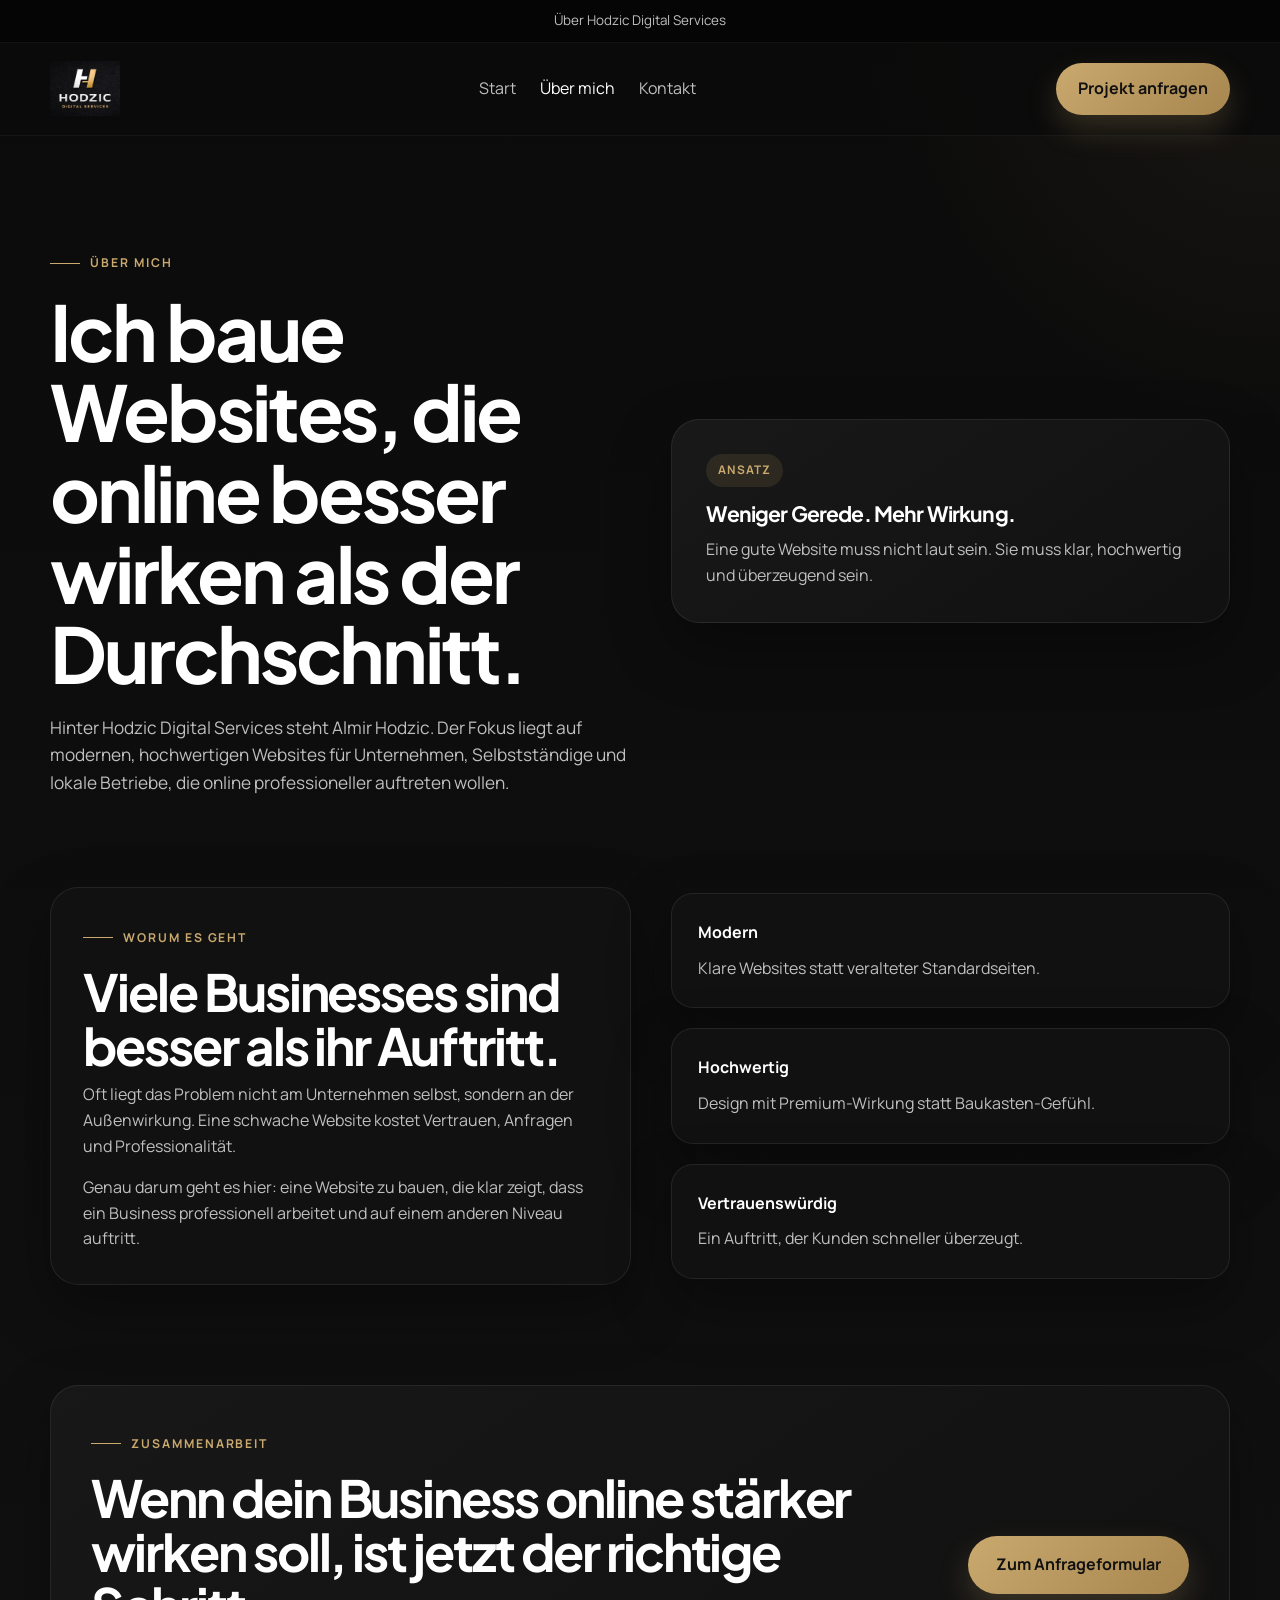
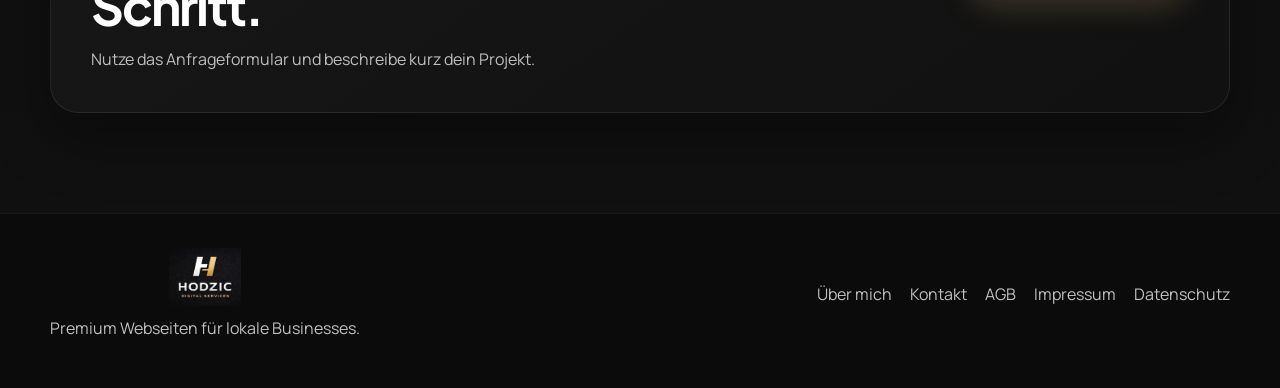
<file: about.html>
<!DOCTYPE html>
<html lang="de">
<head>
  <meta charset="UTF-8" />
  <meta name="viewport" content="width=device-width, initial-scale=1.0" />
  <title>Über mich – Hodzic Digital Services</title>
  <meta name="description" content="Über Hodzic Digital Services – Webdesign für lokale Businesses." />
  <link rel="preconnect" href="https://fonts.googleapis.com" />
  <link rel="preconnect" href="https://fonts.gstatic.com" crossorigin />
  <link
    href="https://fonts.googleapis.com/css2?family=Manrope:wght@400;500;600;700;800&family=Plus+Jakarta+Sans:wght@600;700;800&display=swap"
    rel="stylesheet"
  />
  <link rel="stylesheet" href="styles/style.css?v=final-agency-1" />
</head>
<body>
  <div class="top-strip">Über Hodzic Digital Services</div>

  <header class="site-header">
    <div class="container header-row">
      <a href="index.html" class="brand">
        <img src="images/logo.png" alt="Hodzic Digital Services Logo" class="brand-logo">
      </a>

      <nav class="main-nav">
        <a href="index.html">Start</a>
        <a href="about.html" class="is-active">Über mich</a>
        <a href="contact.html">Kontakt</a>
      </nav>

      <a href="contact.html" class="btn btn-gold">Projekt anfragen</a>
    </div>
  </header>

  <main>
    <section class="subpage-hero">
      <div class="container subpage-grid">
        <div>
          <span class="eyebrow">Über mich</span>
          <h1>Ich baue Websites, die online besser wirken als der Durchschnitt.</h1>
          <p class="hero-text">
            Hinter Hodzic Digital Services steht Almir Hodzic. Der Fokus liegt auf modernen,
            hochwertigen Websites für Unternehmen, Selbstständige und lokale Betriebe,
            die online professioneller auftreten wollen.
          </p>
        </div>

        <div class="subpage-panel">
          <span class="panel-badge">Ansatz</span>
          <h3>Weniger Gerede. Mehr Wirkung.</h3>
          <p>Eine gute Website muss nicht laut sein. Sie muss klar, hochwertig und überzeugend sein.</p>
        </div>
      </div>
    </section>

    <section class="content-section">
      <div class="container split-grid">
        <div class="text-card">
          <span class="eyebrow">Worum es geht</span>
          <h2>Viele Businesses sind besser als ihr Auftritt.</h2>
          <p>
            Oft liegt das Problem nicht am Unternehmen selbst, sondern an der Außenwirkung.
            Eine schwache Website kostet Vertrauen, Anfragen und Professionalität.
          </p>
          <p>
            Genau darum geht es hier: eine Website zu bauen, die klar zeigt,
            dass ein Business professionell arbeitet und auf einem anderen Niveau auftritt.
          </p>
        </div>

        <div class="stack-grid single">
          <div class="info-card">
            <strong>Modern</strong>
            <p>Klare Websites statt veralteter Standardseiten.</p>
          </div>
          <div class="info-card">
            <strong>Hochwertig</strong>
            <p>Design mit Premium-Wirkung statt Baukasten-Gefühl.</p>
          </div>
          <div class="info-card">
            <strong>Vertrauenswürdig</strong>
            <p>Ein Auftritt, der Kunden schneller überzeugt.</p>
          </div>
        </div>
      </div>
    </section>

    <section class="cta-section">
      <div class="container">
        <div class="cta-box">
          <div>
            <span class="eyebrow">Zusammenarbeit</span>
            <h2>Wenn dein Business online stärker wirken soll, ist jetzt der richtige Schritt.</h2>
            <p>Nutze das Anfrageformular und beschreibe kurz dein Projekt.</p>
          </div>

          <div class="cta-actions">
            <a href="contact.html" class="btn btn-gold btn-large">Zum Anfrageformular</a>
          </div>
        </div>
      </div>
    </section>
  </main>

  <footer class="site-footer">
    <div class="container footer-row">
      <div class="footer-brand-wrap">
        <img src="images/logo.png" alt="Hodzic Digital Services Logo" class="footer-logo">
        <p class="footer-copy">Premium Webseiten für lokale Businesses.</p>
      </div>

      <div class="footer-links">
        <a href="about.html">Über mich</a>
        <a href="contact.html">Kontakt</a>
        <a href="agb.html">AGB</a>
        <a href="impressum.html">Impressum</a>
        <a href="privacy.html">Datenschutz</a>
      </div>
    </div>
  </footer>
</body>
</html>
</file>
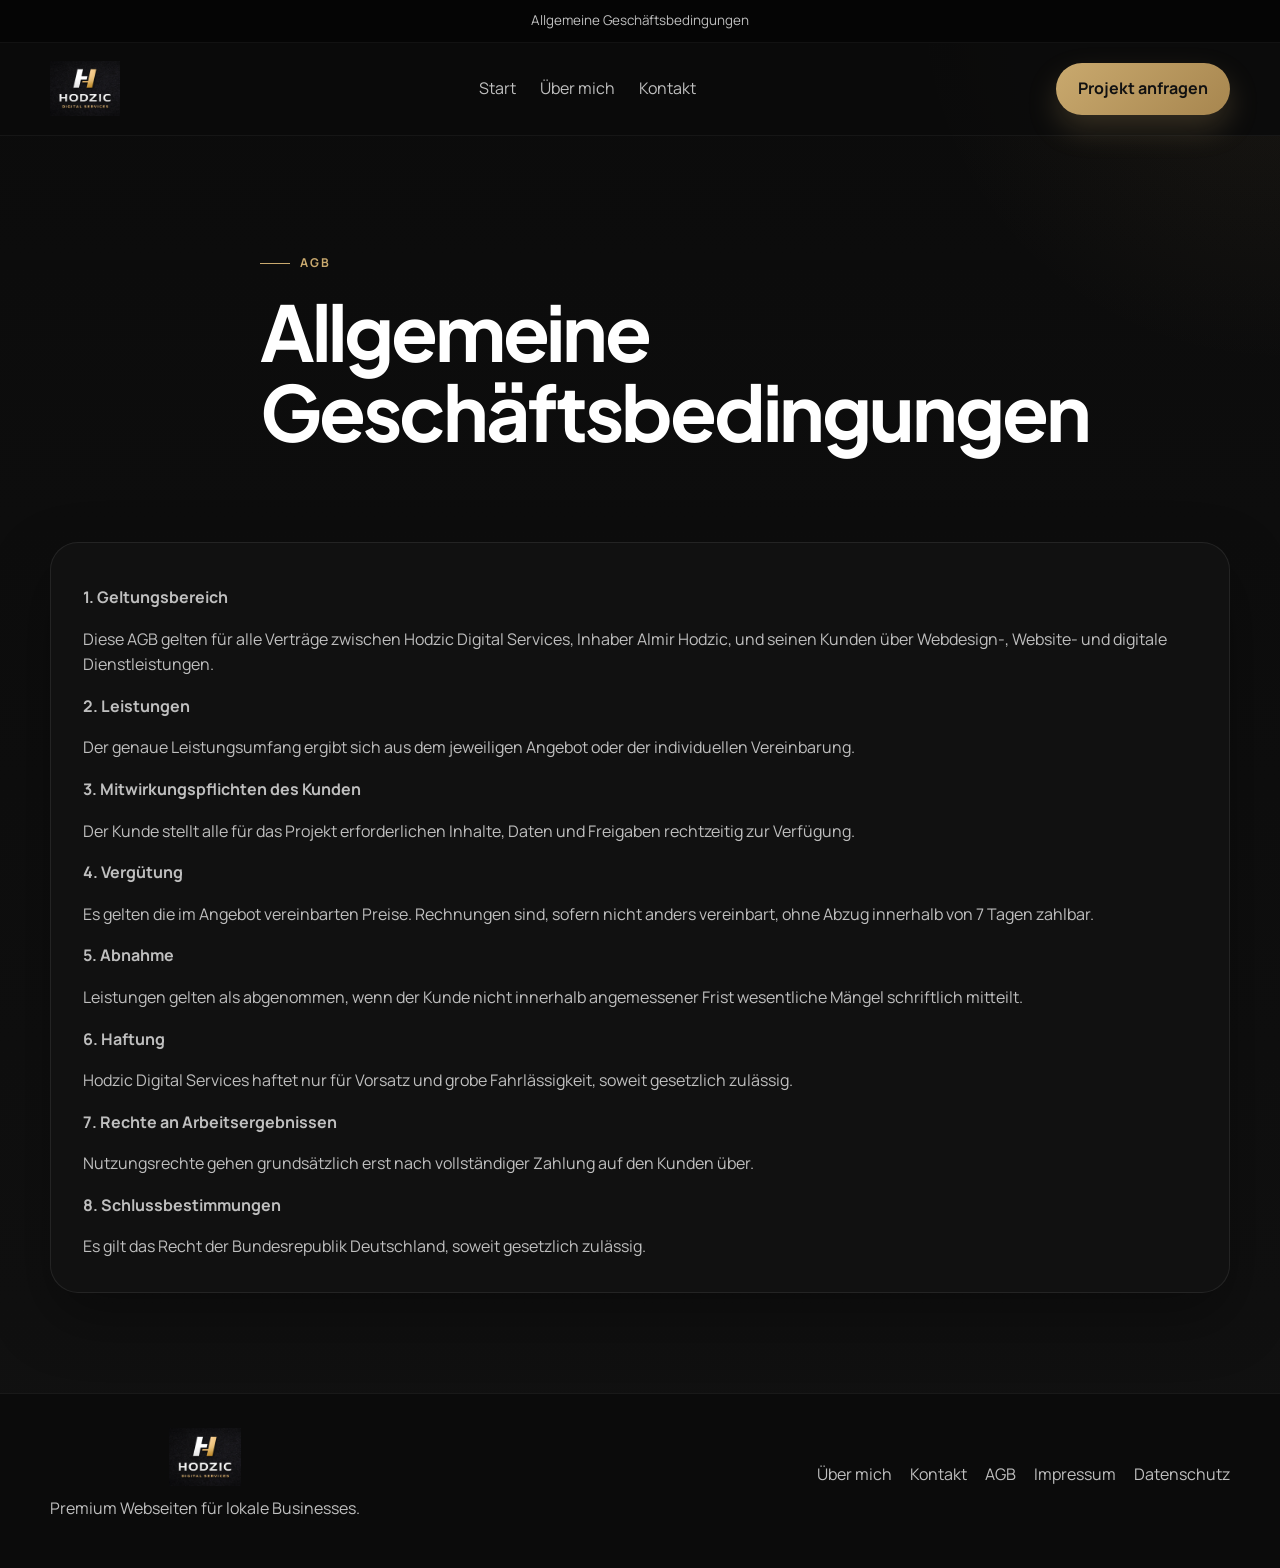
<file: agb.html>
<!DOCTYPE html>
<html lang="de">
<head>
  <meta charset="UTF-8" />
  <meta name="viewport" content="width=device-width, initial-scale=1.0" />
  <title>AGB – Hodzic Digital Services</title>
  <meta name="description" content="Allgemeine Geschäftsbedingungen von Hodzic Digital Services." />
  <link rel="preconnect" href="https://fonts.googleapis.com" />
  <link rel="preconnect" href="https://fonts.gstatic.com" crossorigin />
  <link
    href="https://fonts.googleapis.com/css2?family=Manrope:wght@400;500;600;700;800&family=Plus+Jakarta+Sans:wght@600;700;800&display=swap"
    rel="stylesheet"
  />
  <link rel="stylesheet" href="styles/style.css?v=final-agency-1" />
</head>
<body>
  <div class="top-strip">Allgemeine Geschäftsbedingungen</div>

  <header class="site-header">
    <div class="container header-row">
      <a href="index.html" class="brand">
        <img src="images/logo.png" alt="Hodzic Digital Services Logo" class="brand-logo">
      </a>

      <nav class="main-nav">
        <a href="index.html">Start</a>
        <a href="about.html">Über mich</a>
        <a href="contact.html">Kontakt</a>
      </nav>

      <a href="contact.html" class="btn btn-gold">Projekt anfragen</a>
    </div>
  </header>

  <main>
    <section class="legal-hero">
      <div class="container legal-wrap">
        <span class="eyebrow">AGB</span>
        <h1>Allgemeine Geschäftsbedingungen</h1>
      </div>
    </section>

    <section class="content-section">
      <div class="container">
        <div class="legal-card">
          <p><strong>1. Geltungsbereich</strong></p>
          <p>
            Diese AGB gelten für alle Verträge zwischen Hodzic Digital Services, Inhaber Almir Hodzic,
            und seinen Kunden über Webdesign-, Website- und digitale Dienstleistungen.
          </p>

          <p><strong>2. Leistungen</strong></p>
          <p>
            Der genaue Leistungsumfang ergibt sich aus dem jeweiligen Angebot oder der individuellen Vereinbarung.
          </p>

          <p><strong>3. Mitwirkungspflichten des Kunden</strong></p>
          <p>
            Der Kunde stellt alle für das Projekt erforderlichen Inhalte, Daten und Freigaben rechtzeitig zur Verfügung.
          </p>

          <p><strong>4. Vergütung</strong></p>
          <p>
            Es gelten die im Angebot vereinbarten Preise. Rechnungen sind, sofern nicht anders vereinbart,
            ohne Abzug innerhalb von 7 Tagen zahlbar.
          </p>

          <p><strong>5. Abnahme</strong></p>
          <p>
            Leistungen gelten als abgenommen, wenn der Kunde nicht innerhalb angemessener Frist
            wesentliche Mängel schriftlich mitteilt.
          </p>

          <p><strong>6. Haftung</strong></p>
          <p>
            Hodzic Digital Services haftet nur für Vorsatz und grobe Fahrlässigkeit,
            soweit gesetzlich zulässig.
          </p>

          <p><strong>7. Rechte an Arbeitsergebnissen</strong></p>
          <p>
            Nutzungsrechte gehen grundsätzlich erst nach vollständiger Zahlung auf den Kunden über.
          </p>

          <p><strong>8. Schlussbestimmungen</strong></p>
          <p>
            Es gilt das Recht der Bundesrepublik Deutschland, soweit gesetzlich zulässig.
          </p>
        </div>
      </div>
    </section>
  </main>

  <footer class="site-footer">
    <div class="container footer-row">
      <div class="footer-brand-wrap">
        <img src="images/logo.png" alt="Hodzic Digital Services Logo" class="footer-logo">
        <p class="footer-copy">Premium Webseiten für lokale Businesses.</p>
      </div>

      <div class="footer-links">
        <a href="about.html">Über mich</a>
        <a href="contact.html">Kontakt</a>
        <a href="agb.html">AGB</a>
        <a href="impressum.html">Impressum</a>
        <a href="privacy.html">Datenschutz</a>
      </div>
    </div>
  </footer>
</body>
</html>
</file>
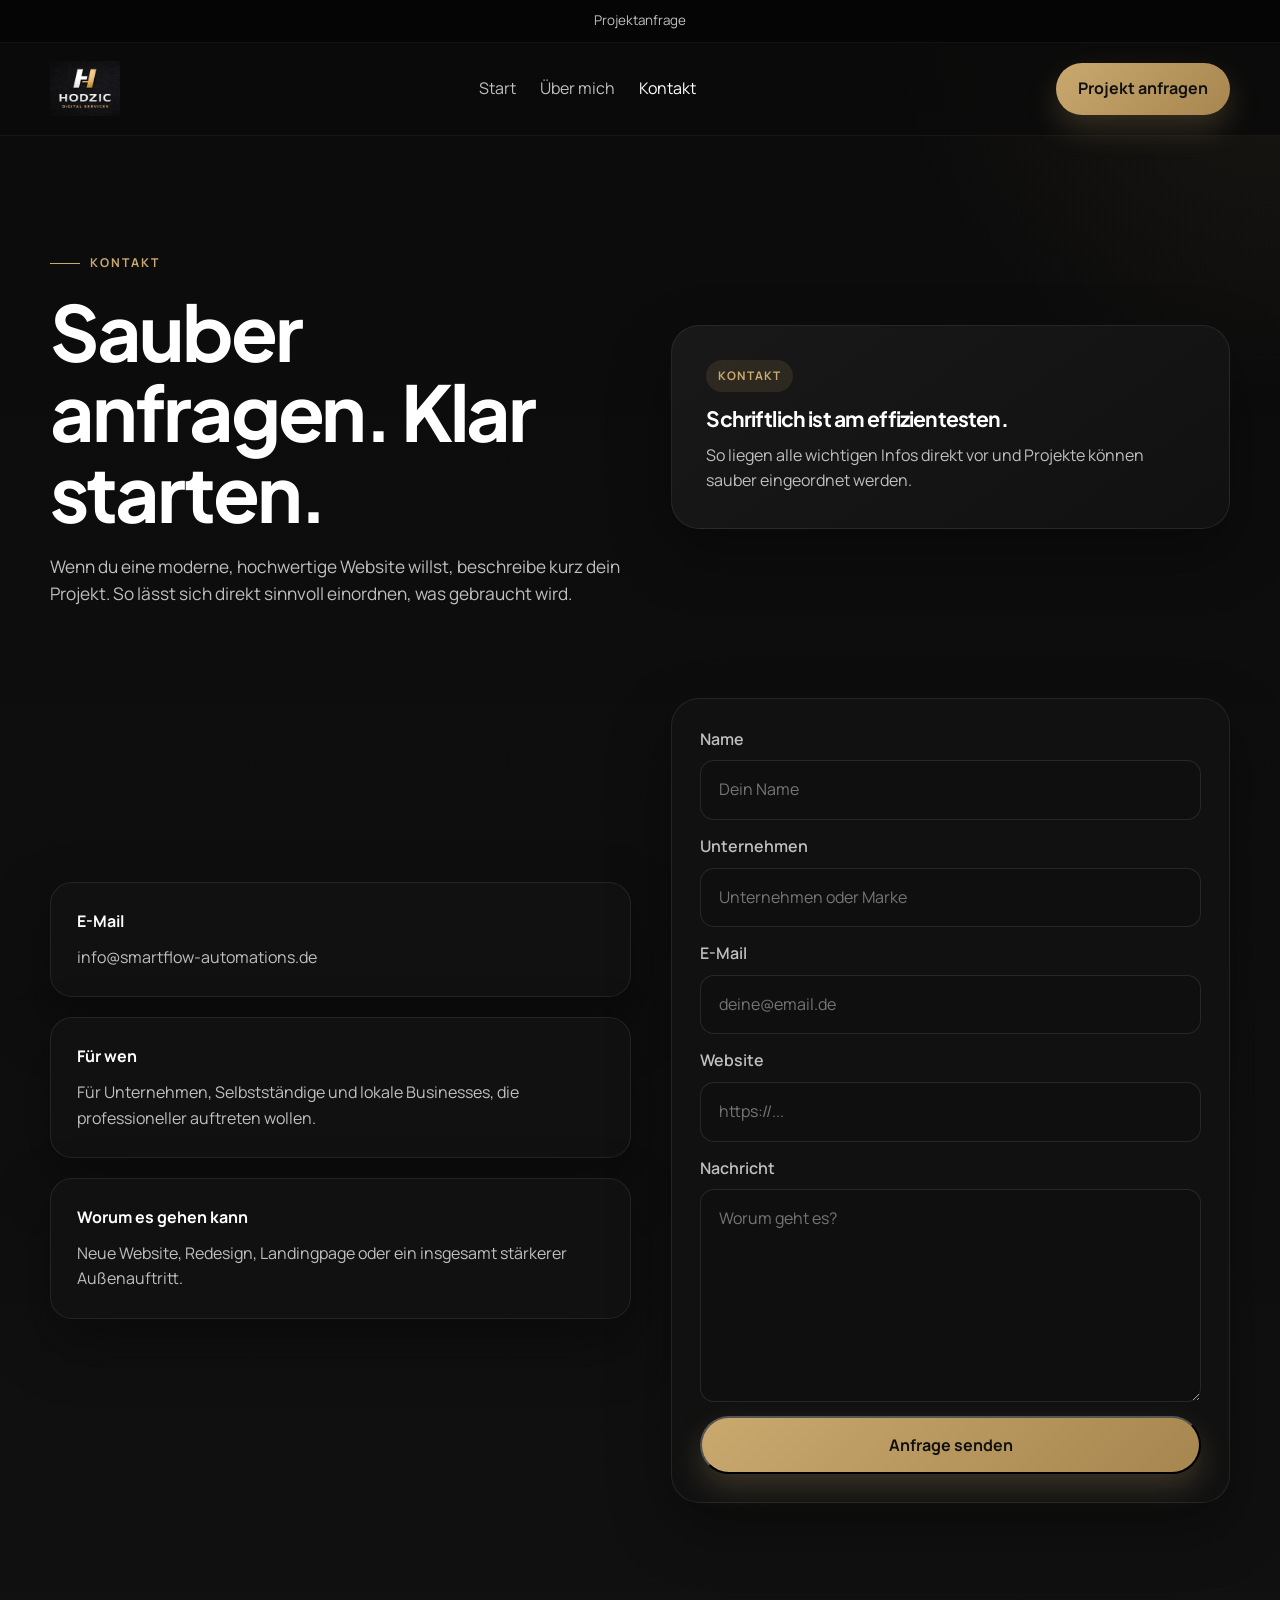
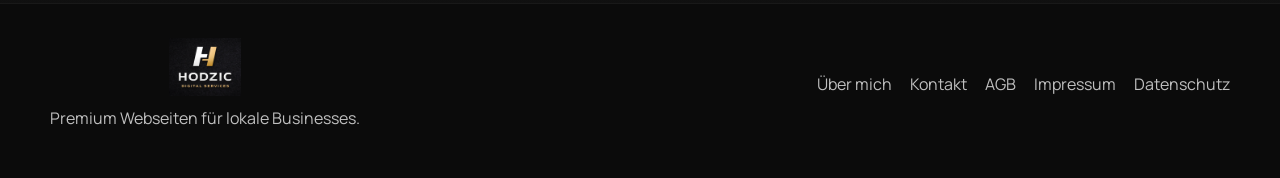
<file: contact.html>
<!DOCTYPE html>
<html lang="de">
<head>
  <meta charset="UTF-8" />
  <meta name="viewport" content="width=device-width, initial-scale=1.0" />
  <title>Kontakt – Hodzic Digital Services</title>
  <meta name="description" content="Kontakt zu Hodzic Digital Services." />
  <link rel="preconnect" href="https://fonts.googleapis.com" />
  <link rel="preconnect" href="https://fonts.gstatic.com" crossorigin />
  <link
    href="https://fonts.googleapis.com/css2?family=Manrope:wght@400;500;600;700;800&family=Plus+Jakarta+Sans:wght@600;700;800&display=swap"
    rel="stylesheet"
  />
  <link rel="stylesheet" href="styles/style.css?v=final-agency-1" />
</head>
<body>
  <div class="top-strip">Projektanfrage</div>

  <header class="site-header">
    <div class="container header-row">
      <a href="index.html" class="brand">
        <img src="images/logo.png" alt="Hodzic Digital Services Logo" class="brand-logo">
      </a>

      <nav class="main-nav">
        <a href="index.html">Start</a>
        <a href="about.html">Über mich</a>
        <a href="contact.html" class="is-active">Kontakt</a>
      </nav>

      <a href="contact.html" class="btn btn-gold">Projekt anfragen</a>
    </div>
  </header>

  <main>
    <section class="subpage-hero">
      <div class="container subpage-grid">
        <div>
          <span class="eyebrow">Kontakt</span>
          <h1>Sauber anfragen. Klar starten.</h1>
          <p class="hero-text">
            Wenn du eine moderne, hochwertige Website willst, beschreibe kurz dein Projekt.
            So lässt sich direkt sinnvoll einordnen, was gebraucht wird.
          </p>
        </div>

        <div class="subpage-panel">
          <span class="panel-badge">Kontakt</span>
          <h3>Schriftlich ist am effizientesten.</h3>
          <p>So liegen alle wichtigen Infos direkt vor und Projekte können sauber eingeordnet werden.</p>
        </div>
      </div>
    </section>

    <section class="content-section">
      <div class="container split-grid">
        <div class="stack-grid single">
          <div class="info-card">
            <strong>E-Mail</strong>
            <p><a href="mailto:info@smartflow-automations.de">info@smartflow-automations.de</a></p>
          </div>
          <div class="info-card">
            <strong>Für wen</strong>
            <p>Für Unternehmen, Selbstständige und lokale Businesses, die professioneller auftreten wollen.</p>
          </div>
          <div class="info-card">
            <strong>Worum es gehen kann</strong>
            <p>Neue Website, Redesign, Landingpage oder ein insgesamt stärkerer Außenauftritt.</p>
          </div>
        </div>

        <form
          class="contact-form-card"
          name="projektanfrage"
          method="POST"
          data-netlify="true"
          action="/thank-you.html"
        >
          <input type="hidden" name="form-name" value="projektanfrage">

          <label>
            <span>Name</span>
            <input type="text" name="name" placeholder="Dein Name" required>
          </label>

          <label>
            <span>Unternehmen</span>
            <input type="text" name="company" placeholder="Unternehmen oder Marke">
          </label>

          <label>
            <span>E-Mail</span>
            <input type="email" name="email" placeholder="deine@email.de" required>
          </label>

          <label>
            <span>Website</span>
            <input type="text" name="website" placeholder="https://...">
          </label>

          <label>
            <span>Nachricht</span>
            <textarea name="message" rows="7" placeholder="Worum geht es?" required></textarea>
          </label>

          <button type="submit" class="btn btn-gold btn-large btn-full">Anfrage senden</button>
        </form>
      </div>
    </section>
  </main>

  <footer class="site-footer">
    <div class="container footer-row">
      <div class="footer-brand-wrap">
        <img src="images/logo.png" alt="Hodzic Digital Services Logo" class="footer-logo">
        <p class="footer-copy">Premium Webseiten für lokale Businesses.</p>
      </div>

      <div class="footer-links">
        <a href="about.html">Über mich</a>
        <a href="contact.html">Kontakt</a>
        <a href="agb.html">AGB</a>
        <a href="impressum.html">Impressum</a>
        <a href="privacy.html">Datenschutz</a>
      </div>
    </div>
  </footer>
</body>
</html>
</file>
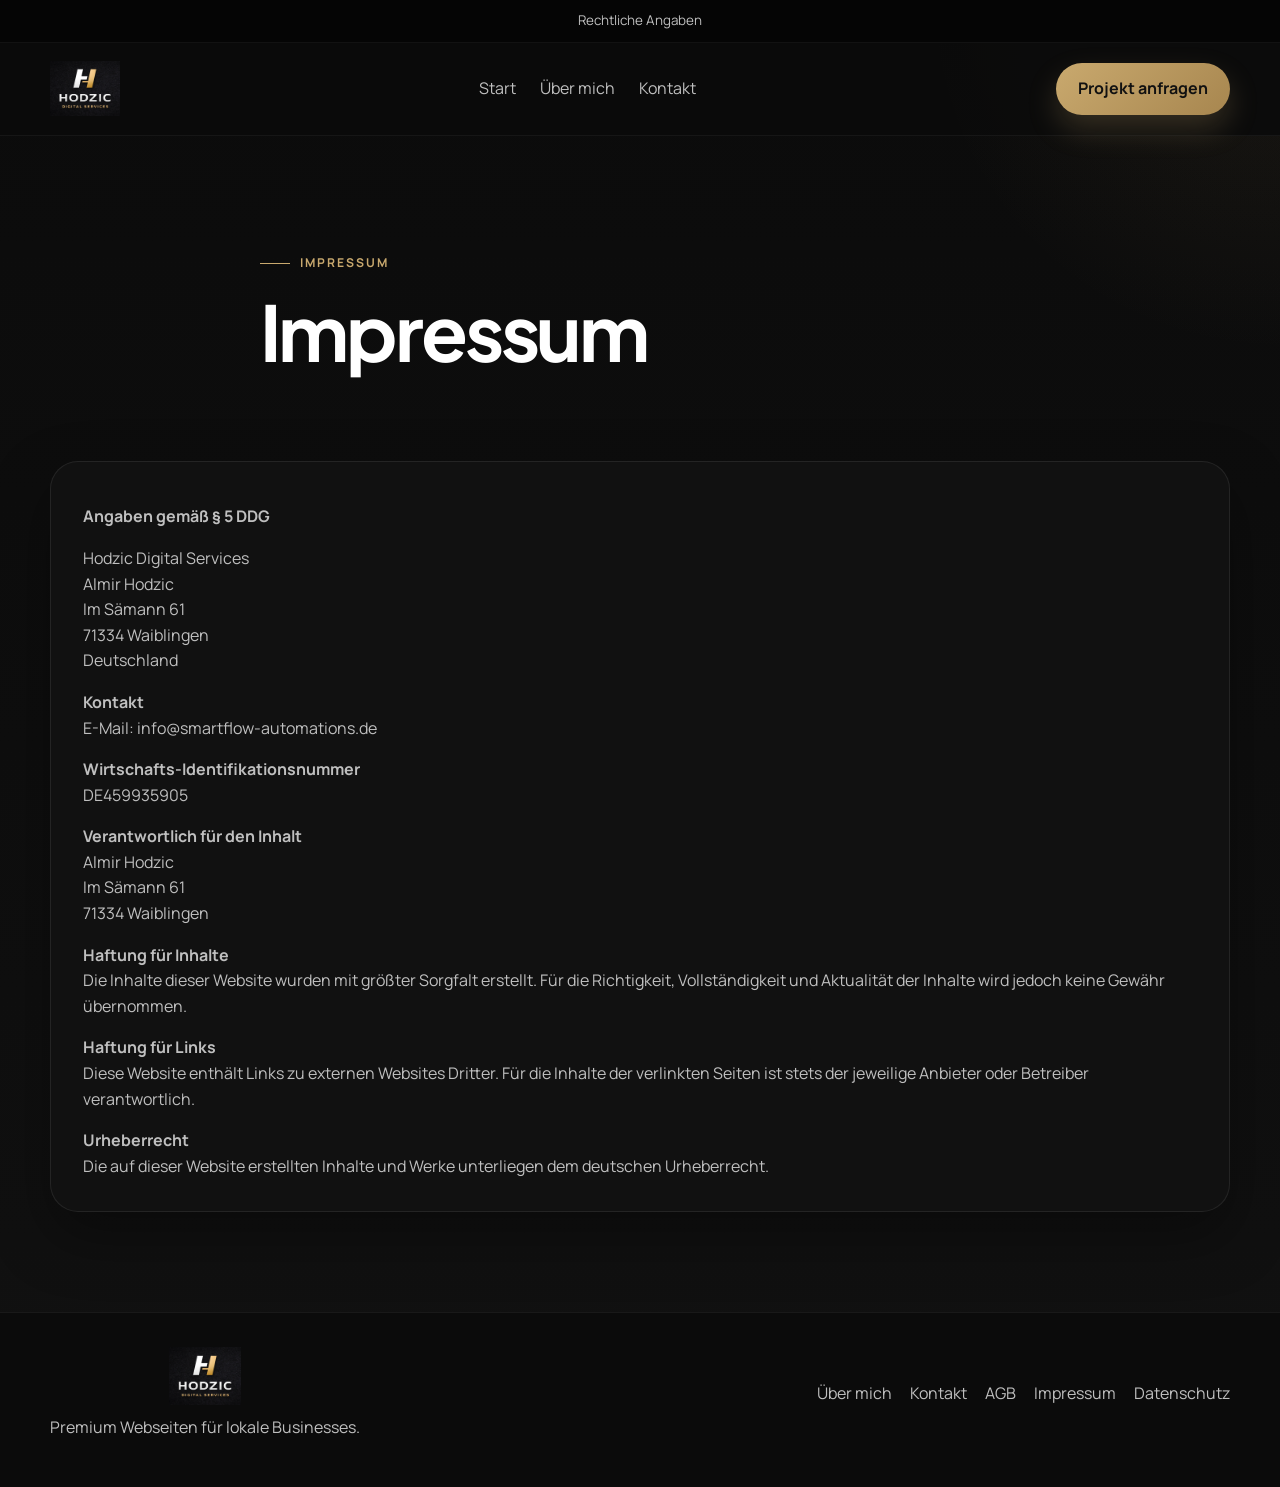
<file: impressum.html>
<!DOCTYPE html>
<html lang="de">
<head>
  <meta charset="UTF-8" />
  <meta name="viewport" content="width=device-width, initial-scale=1.0" />
  <title>Impressum – Hodzic Digital Services</title>
  <meta name="description" content="Impressum von Hodzic Digital Services." />
  <link rel="preconnect" href="https://fonts.googleapis.com" />
  <link rel="preconnect" href="https://fonts.gstatic.com" crossorigin />
  <link
    href="https://fonts.googleapis.com/css2?family=Manrope:wght@400;500;600;700;800&family=Plus+Jakarta+Sans:wght@600;700;800&display=swap"
    rel="stylesheet"
  />
  <link rel="stylesheet" href="styles/style.css?v=final-agency-1" />
</head>
<body>
  <div class="top-strip">Rechtliche Angaben</div>

  <header class="site-header">
    <div class="container header-row">
      <a href="index.html" class="brand">
        <img src="images/logo.png" alt="Hodzic Digital Services Logo" class="brand-logo">
      </a>

      <nav class="main-nav">
        <a href="index.html">Start</a>
        <a href="about.html">Über mich</a>
        <a href="contact.html">Kontakt</a>
      </nav>

      <a href="contact.html" class="btn btn-gold">Projekt anfragen</a>
    </div>
  </header>

  <main>
    <section class="legal-hero">
      <div class="container legal-wrap">
        <span class="eyebrow">Impressum</span>
        <h1>Impressum</h1>
      </div>
    </section>

    <section class="content-section">
      <div class="container">
        <div class="legal-card">
          <p><strong>Angaben gemäß § 5 DDG</strong></p>

          <p>
            Hodzic Digital Services<br>
            Almir Hodzic<br>
            Im Sämann 61<br>
            71334 Waiblingen<br>
            Deutschland
          </p>

          <p>
            <strong>Kontakt</strong><br>
            E-Mail: <a href="mailto:info@smartflow-automations.de">info@smartflow-automations.de</a>
          </p>

          <p>
            <strong>Wirtschafts-Identifikationsnummer</strong><br>
            DE459935905
          </p>

          <p>
            <strong>Verantwortlich für den Inhalt</strong><br>
            Almir Hodzic<br>
            Im Sämann 61<br>
            71334 Waiblingen
          </p>

          <p>
            <strong>Haftung für Inhalte</strong><br>
            Die Inhalte dieser Website wurden mit größter Sorgfalt erstellt. Für die Richtigkeit,
            Vollständigkeit und Aktualität der Inhalte wird jedoch keine Gewähr übernommen.
          </p>

          <p>
            <strong>Haftung für Links</strong><br>
            Diese Website enthält Links zu externen Websites Dritter. Für die Inhalte der verlinkten Seiten
            ist stets der jeweilige Anbieter oder Betreiber verantwortlich.
          </p>

          <p>
            <strong>Urheberrecht</strong><br>
            Die auf dieser Website erstellten Inhalte und Werke unterliegen dem deutschen Urheberrecht.
          </p>
        </div>
      </div>
    </section>
  </main>

  <footer class="site-footer">
    <div class="container footer-row">
      <div class="footer-brand-wrap">
        <img src="images/logo.png" alt="Hodzic Digital Services Logo" class="footer-logo">
        <p class="footer-copy">Premium Webseiten für lokale Businesses.</p>
      </div>

      <div class="footer-links">
        <a href="about.html">Über mich</a>
        <a href="contact.html">Kontakt</a>
        <a href="agb.html">AGB</a>
        <a href="impressum.html">Impressum</a>
        <a href="privacy.html">Datenschutz</a>
      </div>
    </div>
  </footer>
</body>
</html>
</file>
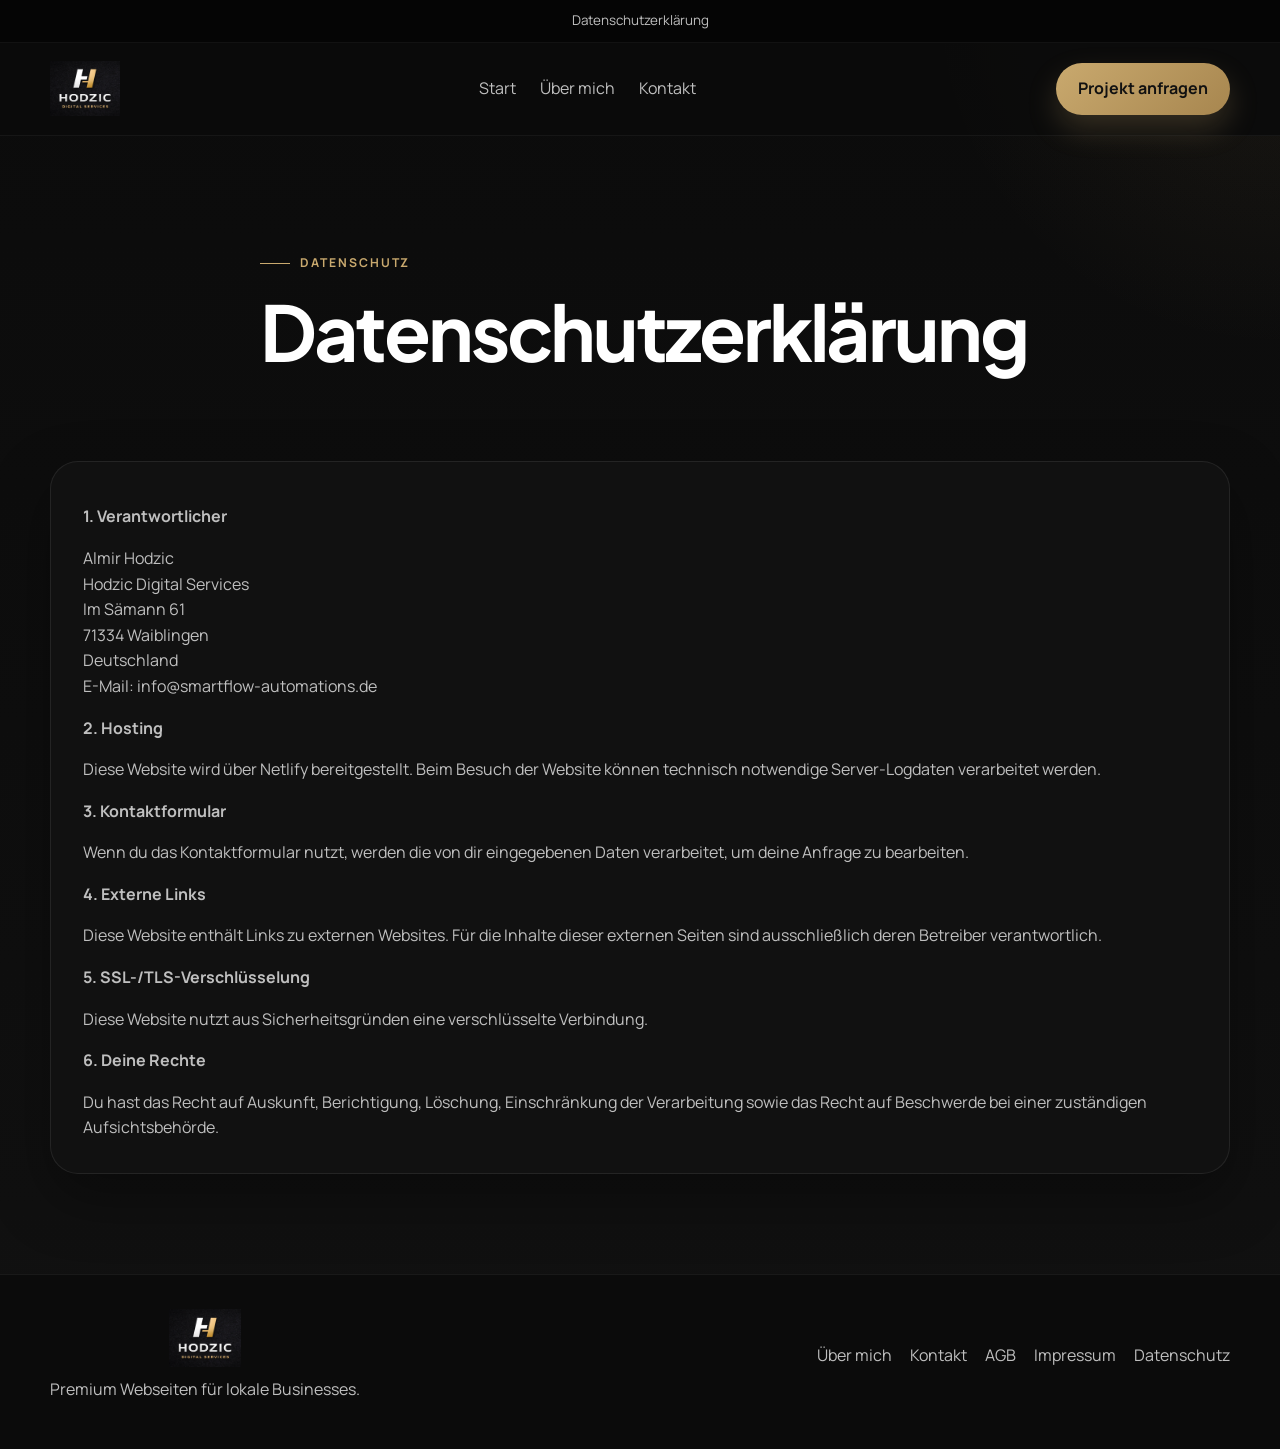
<file: privacy.html>
<!DOCTYPE html>
<html lang="de">
<head>
  <meta charset="UTF-8" />
  <meta name="viewport" content="width=device-width, initial-scale=1.0" />
  <title>Datenschutz – Hodzic Digital Services</title>
  <meta name="description" content="Datenschutzerklärung von Hodzic Digital Services." />
  <link rel="preconnect" href="https://fonts.googleapis.com" />
  <link rel="preconnect" href="https://fonts.gstatic.com" crossorigin />
  <link
    href="https://fonts.googleapis.com/css2?family=Manrope:wght@400;500;600;700;800&family=Plus+Jakarta+Sans:wght@600;700;800&display=swap"
    rel="stylesheet"
  />
  <link rel="stylesheet" href="styles/style.css?v=final-agency-1" />
</head>
<body>
  <div class="top-strip">Datenschutzerklärung</div>

  <header class="site-header">
    <div class="container header-row">
      <a href="index.html" class="brand">
        <img src="images/logo.png" alt="Hodzic Digital Services Logo" class="brand-logo">
      </a>

      <nav class="main-nav">
        <a href="index.html">Start</a>
        <a href="about.html">Über mich</a>
        <a href="contact.html">Kontakt</a>
      </nav>

      <a href="contact.html" class="btn btn-gold">Projekt anfragen</a>
    </div>
  </header>

  <main>
    <section class="legal-hero">
      <div class="container legal-wrap">
        <span class="eyebrow">Datenschutz</span>
        <h1>Datenschutzerklärung</h1>
      </div>
    </section>

    <section class="content-section">
      <div class="container">
        <div class="legal-card">
          <p><strong>1. Verantwortlicher</strong></p>
          <p>
            Almir Hodzic<br>
            Hodzic Digital Services<br>
            Im Sämann 61<br>
            71334 Waiblingen<br>
            Deutschland<br>
            E-Mail: <a href="mailto:info@smartflow-automations.de">info@smartflow-automations.de</a>
          </p>

          <p><strong>2. Hosting</strong></p>
          <p>
            Diese Website wird über Netlify bereitgestellt. Beim Besuch der Website können technisch notwendige
            Server-Logdaten verarbeitet werden.
          </p>

          <p><strong>3. Kontaktformular</strong></p>
          <p>
            Wenn du das Kontaktformular nutzt, werden die von dir eingegebenen Daten verarbeitet,
            um deine Anfrage zu bearbeiten.
          </p>

          <p><strong>4. Externe Links</strong></p>
          <p>
            Diese Website enthält Links zu externen Websites. Für die Inhalte dieser externen Seiten
            sind ausschließlich deren Betreiber verantwortlich.
          </p>

          <p><strong>5. SSL-/TLS-Verschlüsselung</strong></p>
          <p>
            Diese Website nutzt aus Sicherheitsgründen eine verschlüsselte Verbindung.
          </p>

          <p><strong>6. Deine Rechte</strong></p>
          <p>
            Du hast das Recht auf Auskunft, Berichtigung, Löschung, Einschränkung der Verarbeitung
            sowie das Recht auf Beschwerde bei einer zuständigen Aufsichtsbehörde.
          </p>
        </div>
      </div>
    </section>
  </main>

  <footer class="site-footer">
    <div class="container footer-row">
      <div class="footer-brand-wrap">
        <img src="images/logo.png" alt="Hodzic Digital Services Logo" class="footer-logo">
        <p class="footer-copy">Premium Webseiten für lokale Businesses.</p>
      </div>

      <div class="footer-links">
        <a href="about.html">Über mich</a>
        <a href="contact.html">Kontakt</a>
        <a href="agb.html">AGB</a>
        <a href="impressum.html">Impressum</a>
        <a href="privacy.html">Datenschutz</a>
      </div>
    </div>
  </footer>
</body>
</html>
</file>
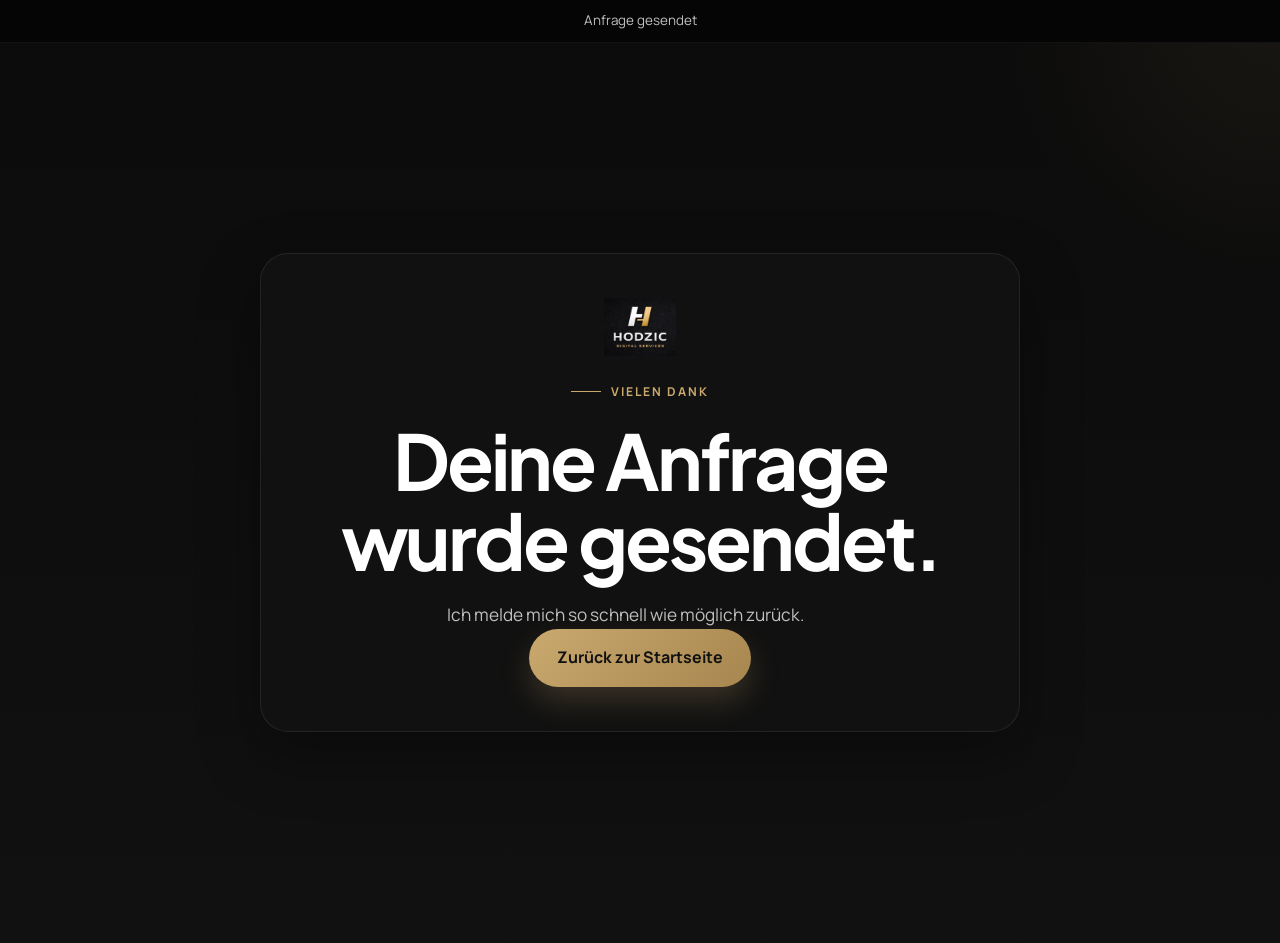
<file: thank-you.html>
<!DOCTYPE html>
<html lang="de">
<head>
  <meta charset="UTF-8" />
  <meta name="viewport" content="width=device-width, initial-scale=1.0" />
  <title>Danke – Hodzic Digital Services</title>
  <meta name="description" content="Vielen Dank für deine Anfrage." />
  <link rel="preconnect" href="https://fonts.googleapis.com" />
  <link rel="preconnect" href="https://fonts.gstatic.com" crossorigin />
  <link
    href="https://fonts.googleapis.com/css2?family=Manrope:wght@400;500;600;700;800&family=Plus+Jakarta+Sans:wght@600;700;800&display=swap"
    rel="stylesheet"
  />
  <link rel="stylesheet" href="styles/style.css?v=final-agency-1" />
</head>
<body>
  <div class="top-strip">Anfrage gesendet</div>

  <main class="thankyou-page">
    <div class="container">
      <div class="thankyou-box">
        <img src="images/logo.png" alt="Hodzic Digital Services Logo" class="footer-logo">
        <span class="eyebrow">Vielen Dank</span>
        <h1>Deine Anfrage wurde gesendet.</h1>
        <p class="hero-text">Ich melde mich so schnell wie möglich zurück.</p>
        <a href="index.html" class="btn btn-gold btn-large">Zurück zur Startseite</a>
      </div>
    </div>
  </main>
</body>
</html>
</file>
<file: styles/style.css>
:root {
  --bg: #0b0b0b;
  --surface: #111111;
  --surface-2: #171717;
  --line: rgba(255, 255, 255, 0.08);
  --text: #ffffff;
  --text-soft: #bfbfbf;
  --accent: #c9a96e;
  --accent-dark: #a7864f;
  --shadow: 0 24px 60px rgba(0, 0, 0, 0.35);
  --radius-xl: 28px;
  --radius-lg: 22px;
  --radius-md: 16px;
  --container: 1180px;
  --transition: 220ms ease;
}

* {
  margin: 0;
  padding: 0;
  box-sizing: border-box;
}

html {
  scroll-behavior: smooth;
}

body {
  font-family: "Manrope", sans-serif;
  background:
    radial-gradient(circle at top right, rgba(201, 169, 110, 0.08), transparent 18%),
    linear-gradient(180deg, #0b0b0b 0%, #111111 100%);
  color: var(--text);
  line-height: 1.6;
}

a {
  color: inherit;
  text-decoration: none;
}

button,
input,
textarea {
  font: inherit;
}

.container {
  width: min(calc(100% - 32px), var(--container));
  margin-inline: auto;
}

.top-strip {
  text-align: center;
  padding: 10px 16px;
  background: #050505;
  color: var(--text-soft);
  font-size: 0.84rem;
  border-bottom: 1px solid rgba(255, 255, 255, 0.05);
}

.site-header {
  background: rgba(11, 11, 11, 0.96);
  border-bottom: 1px solid rgba(255, 255, 255, 0.05);
}

.header-row {
  min-height: 92px;
  display: flex;
  align-items: center;
  justify-content: space-between;
  gap: 24px;
}

.brand {
  display: inline-flex;
  align-items: center;
}

.brand-logo {
  display: block;
  height: 56px;
  width: auto;
  object-fit: contain;
}

.main-nav {
  display: flex;
  align-items: center;
  gap: 24px;
}

.main-nav a {
  color: var(--text-soft);
  transition: color var(--transition);
}

.main-nav a:hover,
.main-nav .is-active {
  color: var(--text);
}

.btn {
  display: inline-flex;
  align-items: center;
  justify-content: center;
  min-height: 52px;
  padding: 0 22px;
  border-radius: 999px;
  font-weight: 700;
  transition:
    transform var(--transition),
    background var(--transition),
    border-color var(--transition),
    color var(--transition),
    box-shadow var(--transition);
}

.btn:hover {
  transform: translateY(-2px);
}

.btn-large {
  min-height: 58px;
  padding: 0 28px;
}

.btn-full {
  width: 100%;
}

.btn-gold {
  background: linear-gradient(135deg, var(--accent), var(--accent-dark));
  color: #111111;
  box-shadow: 0 14px 30px rgba(201, 169, 110, 0.22);
}

.btn-outline {
  border: 1px solid rgba(255, 255, 255, 0.14);
  color: var(--text);
  background: transparent;
}

.eyebrow {
  display: inline-flex;
  align-items: center;
  gap: 10px;
  color: var(--accent);
  text-transform: uppercase;
  letter-spacing: 0.16em;
  font-size: 0.76rem;
  font-weight: 700;
  margin-bottom: 18px;
}

.eyebrow::before {
  content: "";
  width: 30px;
  height: 1px;
  background: currentColor;
}

h1,
h2,
h3 {
  line-height: 1.05;
  letter-spacing: -0.04em;
  font-family: "Plus Jakarta Sans", sans-serif;
}

h1 {
  font-size: clamp(3rem, 6vw, 5.8rem);
  max-width: 900px;
}

h2 {
  font-size: clamp(2rem, 4vw, 3.4rem);
  max-width: 850px;
}

h3 {
  font-size: 1.32rem;
}

.hero-section,
.subpage-hero,
.legal-hero {
  padding: 110px 0 90px;
}

.hero-grid,
.subpage-grid,
.split-grid {
  display: grid;
  grid-template-columns: 1.02fr 0.98fr;
  gap: 40px;
  align-items: center;
}

.hero-text {
  margin-top: 20px;
  font-size: 1.08rem;
  max-width: 640px;
  color: var(--text-soft);
}

.hero-actions,
.cta-actions {
  display: flex;
  gap: 14px;
  flex-wrap: wrap;
  margin-top: 32px;
}

.hero-trust {
  display: flex;
  gap: 12px;
  flex-wrap: wrap;
  margin-top: 28px;
}

.trust-pill {
  padding: 10px 14px;
  border-radius: 999px;
  background: rgba(201, 169, 110, 0.08);
  border: 1px solid rgba(201, 169, 110, 0.18);
  color: var(--accent);
  font-size: 0.86rem;
  font-weight: 700;
}

.hero-visual-panel,
.subpage-panel,
.text-card,
.info-card,
.legal-card,
.contact-form-card,
.service-card,
.cta-box,
.statement-box {
  background: var(--surface);
  border: 1px solid var(--line);
  box-shadow: var(--shadow);
}

.hero-visual-panel,
.subpage-panel {
  border-radius: var(--radius-xl);
  padding: 34px;
  background:
    linear-gradient(145deg, rgba(25,25,25,0.98), rgba(17,17,17,0.98));
}

.panel-badge {
  display: inline-flex;
  padding: 7px 12px;
  border-radius: 999px;
  background: rgba(201, 169, 110, 0.12);
  color: var(--accent);
  font-size: 0.74rem;
  font-weight: 700;
  text-transform: uppercase;
  letter-spacing: 0.08em;
}

.hero-visual-panel h3,
.subpage-panel h3 {
  margin: 16px 0 12px;
}

.hero-visual-panel p,
.subpage-panel p {
  color: var(--text-soft);
}

.hero-mini-grid {
  display: grid;
  grid-template-columns: repeat(2, 1fr);
  gap: 14px;
  margin-top: 26px;
}

.mini-card {
  padding: 18px;
  border-radius: 18px;
  background: rgba(255, 255, 255, 0.03);
  border: 1px solid rgba(255, 255, 255, 0.06);
}

.mini-card strong {
  display: block;
  margin-bottom: 6px;
}

.mini-card span {
  color: var(--text-soft);
  font-size: 0.94rem;
}

.projects-section,
.services-section,
.content-section,
.statement-section,
.cta-section {
  padding: 0 0 100px;
}

.section-head {
  margin-bottom: 34px;
}

.section-head p {
  color: var(--text-soft);
  margin-top: 10px;
}

.project-grid,
.service-grid,
.stack-grid {
  display: grid;
  gap: 20px;
}

.project-grid {
  grid-template-columns: repeat(3, 1fr);
}

.service-grid {
  grid-template-columns: repeat(3, 1fr);
}

.stack-grid.single {
  grid-template-columns: 1fr;
}

.project-card {
  background: var(--surface);
  border: 1px solid var(--line);
  border-radius: var(--radius-xl);
  overflow: hidden;
  box-shadow: var(--shadow);
  transition:
    transform var(--transition),
    border-color var(--transition),
    box-shadow var(--transition);
}

.project-card:hover {
  transform: translateY(-6px);
  border-color: rgba(201, 169, 110, 0.28);
}

.project-slider {
  height: 220px;
  background-size: cover;
  background-position: top center;
  transition: background-image 0.7s ease-in-out;
  background-color: #111;
}

.project-content {
  padding: 18px;
}

.project-tag {
  display: inline-flex;
  padding: 7px 12px;
  border-radius: 999px;
  background: rgba(201, 169, 110, 0.12);
  color: var(--accent);
  font-size: 0.74rem;
  font-weight: 700;
  text-transform: uppercase;
  letter-spacing: 0.08em;
}

.project-content h3 {
  margin: 14px 0 8px;
}

.project-content p {
  color: var(--text-soft);
}

.statement-box {
  border-radius: 26px;
  padding: 28px 30px;
  background: linear-gradient(135deg, rgba(201,169,110,0.09), rgba(255,255,255,0.02));
}

.statement-box p {
  font-size: 1.14rem;
  font-weight: 700;
}

.service-card,
.info-card {
  padding: 26px;
  border-radius: var(--radius-lg);
}

.service-number {
  width: 46px;
  height: 46px;
  display: grid;
  place-items: center;
  border-radius: 14px;
  background: rgba(201, 169, 110, 0.12);
  color: var(--accent);
  font-weight: 800;
  margin-bottom: 16px;
}

.service-card p,
.info-card p,
.text-card p,
.legal-card p {
  color: var(--text-soft);
  margin-top: 10px;
}

.text-card,
.legal-card {
  padding: 32px;
  border-radius: var(--radius-xl);
}

.text-card p + p,
.legal-card p + p {
  margin-top: 16px;
}

.contact-form-card {
  padding: 28px;
  border-radius: var(--radius-xl);
  display: grid;
  gap: 14px;
}

.contact-form-card label {
  display: grid;
  gap: 8px;
}

.contact-form-card label span {
  color: var(--text-soft);
  font-weight: 600;
}

.contact-form-card input,
.contact-form-card textarea {
  width: 100%;
  border: 1px solid rgba(255,255,255,0.1);
  background: #0f0f0f;
  color: var(--text);
  border-radius: 14px;
  padding: 16px 18px;
  outline: none;
}

.contact-form-card input:focus,
.contact-form-card textarea:focus {
  border-color: rgba(201, 169, 110, 0.45);
}

.cta-box {
  border-radius: var(--radius-xl);
  padding: 40px;
  display: flex;
  align-items: center;
  justify-content: space-between;
  gap: 24px;
  background:
    linear-gradient(145deg, rgba(24,24,24,0.98), rgba(17,17,17,0.98));
}

.cta-box p {
  color: var(--text-soft);
  margin-top: 14px;
}

.legal-wrap {
  max-width: 760px;
}

.thankyou-page {
  min-height: 100vh;
  display: grid;
  align-items: center;
}

.thankyou-box {
  max-width: 760px;
  margin: 0 auto;
  text-align: center;
  background: var(--surface);
  border: 1px solid var(--line);
  border-radius: var(--radius-xl);
  padding: 44px;
  box-shadow: var(--shadow);
}

.thankyou-box .footer-logo {
  margin: 0 auto 18px;
}

.site-footer {
  border-top: 1px solid rgba(255,255,255,0.06);
  background: #0b0b0b;
  padding: 34px 0 46px;
}

.footer-row {
  display: flex;
  align-items: center;
  justify-content: space-between;
  gap: 24px;
}

.footer-brand-wrap {
  display: flex;
  flex-direction: column;
  gap: 10px;
}

.footer-logo {
  display: block;
  height: 58px;
  width: auto;
  object-fit: contain;
}

.footer-copy {
  color: var(--text-soft);
}

.footer-links {
  display: flex;
  flex-wrap: wrap;
  gap: 18px;
}

.footer-links a {
  color: var(--text-soft);
  transition: color var(--transition);
}

.footer-links a:hover {
  color: var(--text);
}

@media (max-width: 1100px) {
  .project-grid,
  .service-grid {
    grid-template-columns: repeat(2, 1fr);
  }

  .hero-grid,
  .subpage-grid,
  .split-grid,
  .footer-row {
    grid-template-columns: 1fr;
    flex-direction: column;
    align-items: flex-start;
  }

  .cta-box {
    flex-direction: column;
    align-items: flex-start;
  }
}

@media (max-width: 780px) {
  .header-row {
    min-height: auto;
    padding: 16px 0;
    flex-wrap: wrap;
  }

  .main-nav {
    width: 100%;
    order: 3;
    flex-wrap: wrap;
    gap: 14px 18px;
  }

  .project-grid,
  .service-grid,
  .hero-mini-grid {
    grid-template-columns: 1fr;
  }

  h1 {
    font-size: 2.6rem;
  }

  h2 {
    font-size: 2rem;
  }

  .btn,
  .hero-actions .btn,
  .cta-box .btn {
    width: 100%;
  }

  .brand-logo,
  .footer-logo {
    height: 48px;
  }

  .thankyou-box {
    padding: 28px;
  }
}
<script>
  document.querySelectorAll('.project-media').forEach((media) => {
    const images = media.dataset.images.split(',');
    const img = media.querySelector('.project-slide-img');
    let index = 0;

    if (!img || images.length <= 1) return;

    setInterval(() => {
      index = (index + 1) % images.length;
      img.src = images[index];
    }, 2600);
  });
</script>
</file>
